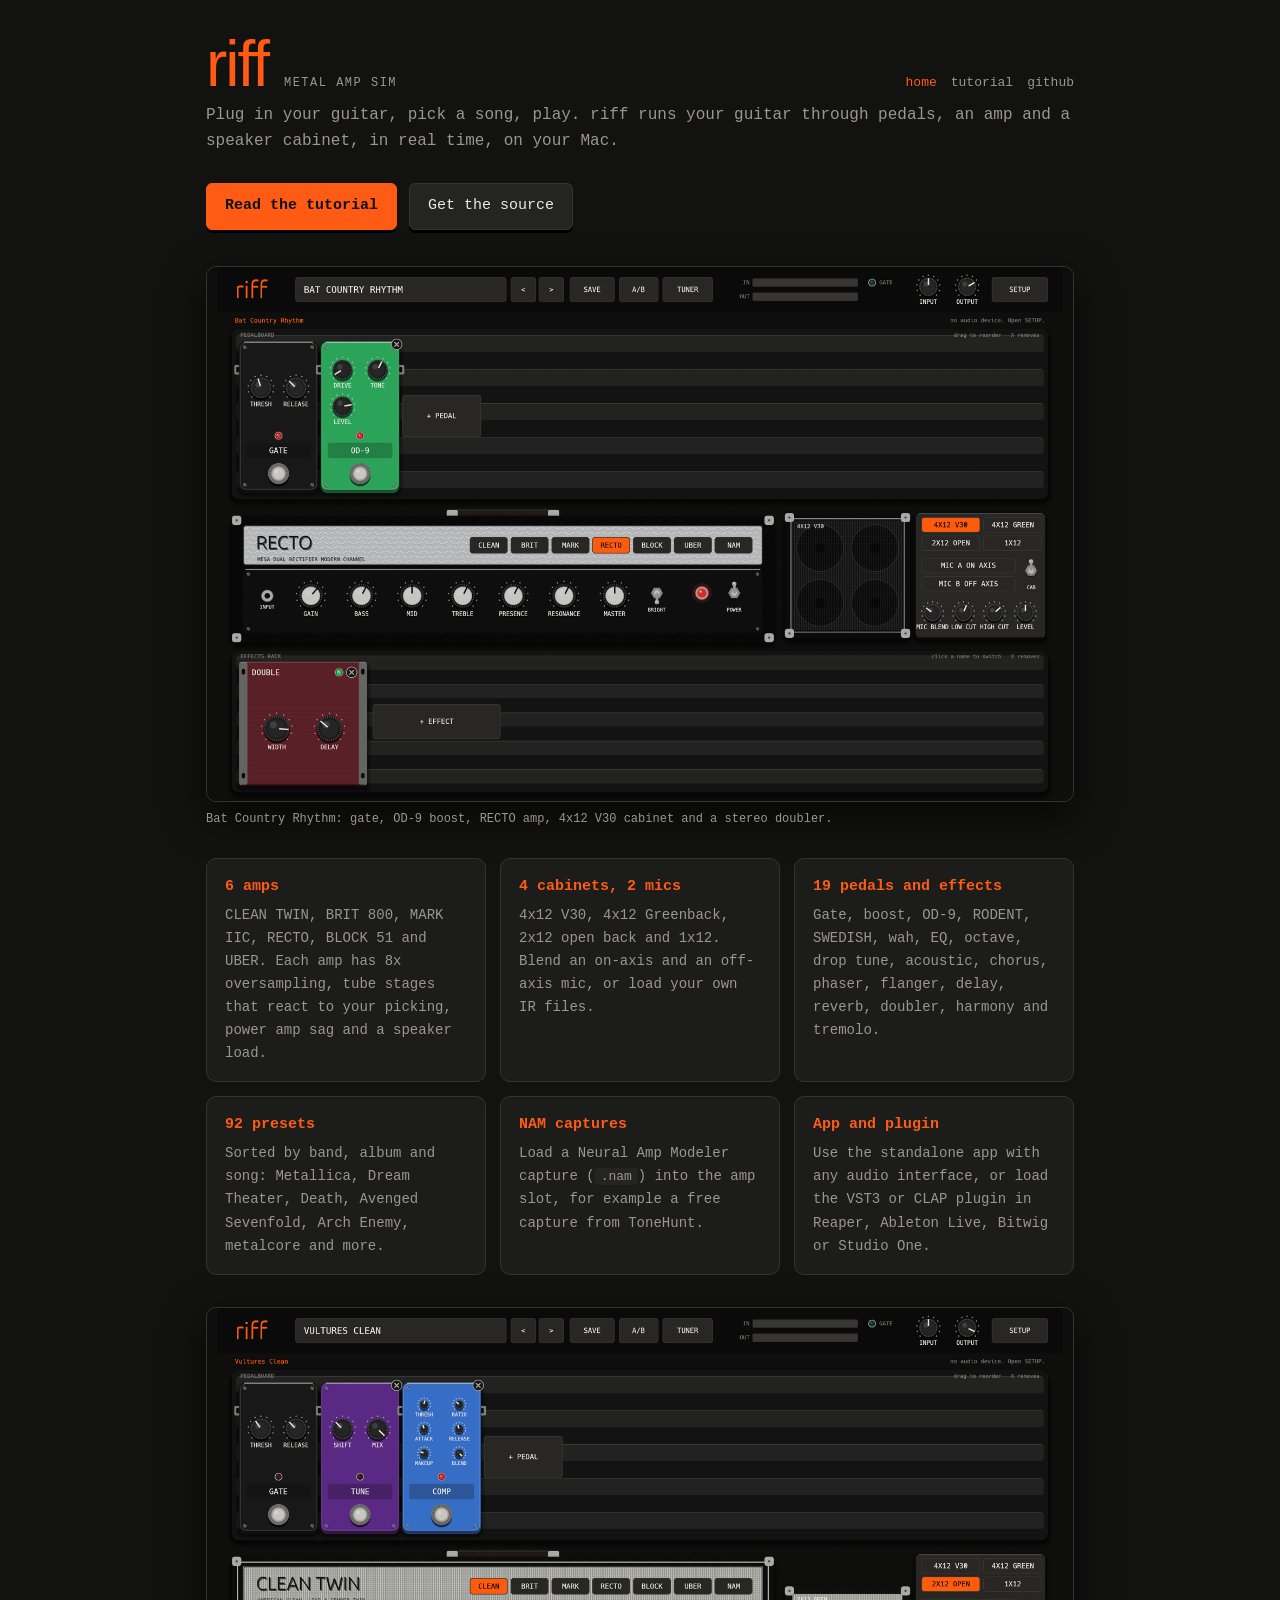
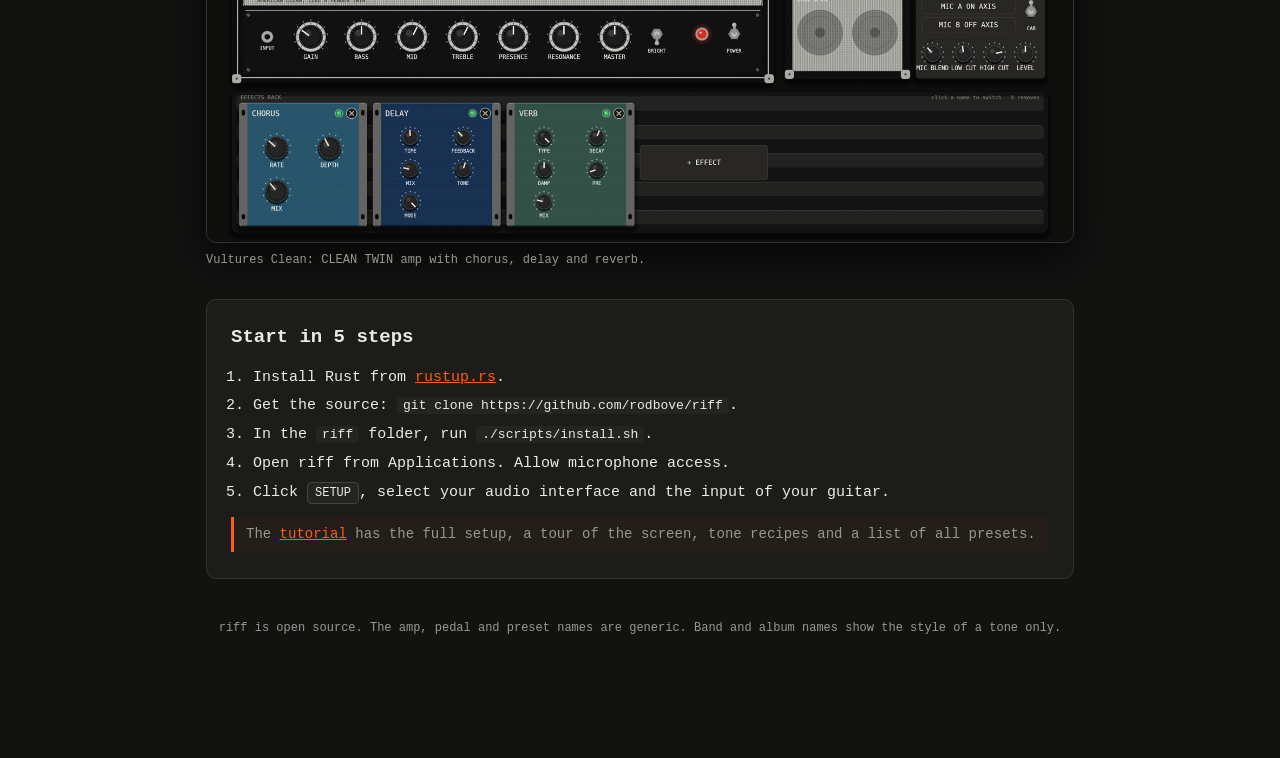
<file: docs/index.html>
<!doctype html>
<html lang="en">
<head>
<meta charset="utf-8">
<meta name="viewport" content="width=device-width, initial-scale=1">
<title>riff - metal amp sim</title>
<meta name="description" content="riff: a guitar amp, cabinet and pedal simulator for metal. Standalone app and VST3/CLAP plugin.">
<link rel="stylesheet" href="style.css">
</head>
<body>
<main>
  <div class="top">
    <h1 class="logo">riff</h1>
    <span>metal amp sim</span>
    <nav><a href="index.html" class="on">home</a> <a href="tutorial.html">tutorial</a> <a href="https://github.com/rodbove/riff">github</a></nav>
  </div>
  <p class="lead">Plug in your guitar, pick a song, play. riff runs your guitar through pedals, an amp and a speaker cabinet, in real time, on your Mac.</p>
  <div class="cta">
    <a class="btn primary" href="tutorial.html">Read the tutorial</a>
    <a class="btn" href="https://github.com/rodbove/riff">Get the source</a>
  </div>
  <figure>
    <img class="shot" src="img/bat-country-rhythm.png" alt="riff with the Bat Country Rhythm preset: gate and OD-9 pedals, RECTO amp, 4x12 V30 cabinet and a doubler">
    <figcaption>Bat Country Rhythm: gate, OD-9 boost, RECTO amp, 4x12 V30 cabinet and a stereo doubler.</figcaption>
  </figure>
  <div class="grid">
    <div class="card"><b>6 amps</b><p>CLEAN TWIN, BRIT 800, MARK IIC, RECTO, BLOCK 51 and UBER. Each amp has 8x oversampling, tube stages that react to your picking, power amp sag and a speaker load.</p></div>
    <div class="card"><b>4 cabinets, 2 mics</b><p>4x12 V30, 4x12 Greenback, 2x12 open back and 1x12. Blend an on-axis and an off-axis mic, or load your own IR files.</p></div>
    <div class="card"><b>19 pedals and effects</b><p>Gate, boost, OD-9, RODENT, SWEDISH, wah, EQ, octave, drop tune, acoustic, chorus, phaser, flanger, delay, reverb, doubler, harmony and tremolo.</p></div>
    <div class="card"><b>92 presets</b><p>Sorted by band, album and song: Metallica, Dream Theater, Death, Avenged Sevenfold, Arch Enemy, metalcore and more.</p></div>
    <div class="card"><b>NAM captures</b><p>Load a Neural Amp Modeler capture (<code>.nam</code>) into the amp slot, for example a free capture from ToneHunt.</p></div>
    <div class="card"><b>App and plugin</b><p>Use the standalone app with any audio interface, or load the VST3 or CLAP plugin in Reaper, Ableton Live, Bitwig or Studio One.</p></div>
  </div>
  <figure>
    <img class="shot" src="img/vultures-clean.png" alt="riff with the Vultures Clean preset on the CLEAN TWIN amp">
    <figcaption>Vultures Clean: CLEAN TWIN amp with chorus, delay and reverb.</figcaption>
  </figure>
  <section>
    <h2>Start in 5 steps</h2>
    <ol>
      <li>Install Rust from <a href="https://rustup.rs">rustup.rs</a>.</li>
      <li>Get the source: <code>git clone https://github.com/rodbove/riff</code>.</li>
      <li>In the <code>riff</code> folder, run <code>./scripts/install.sh</code>.</li>
      <li>Open riff from Applications. Allow microphone access.</li>
      <li>Click <span class="ui">SETUP</span>, select your audio interface and the input of your guitar.</li>
    </ol>
    <p class="tip">The <a href="tutorial.html">tutorial</a> has the full setup, a tour of the screen, tone recipes and a list of all presets.</p>
  </section>
  <footer>riff is open source. The amp, pedal and preset names are generic. Band and album names show the style of a tone only.</footer>
</main>
</body>
</html>
</file>
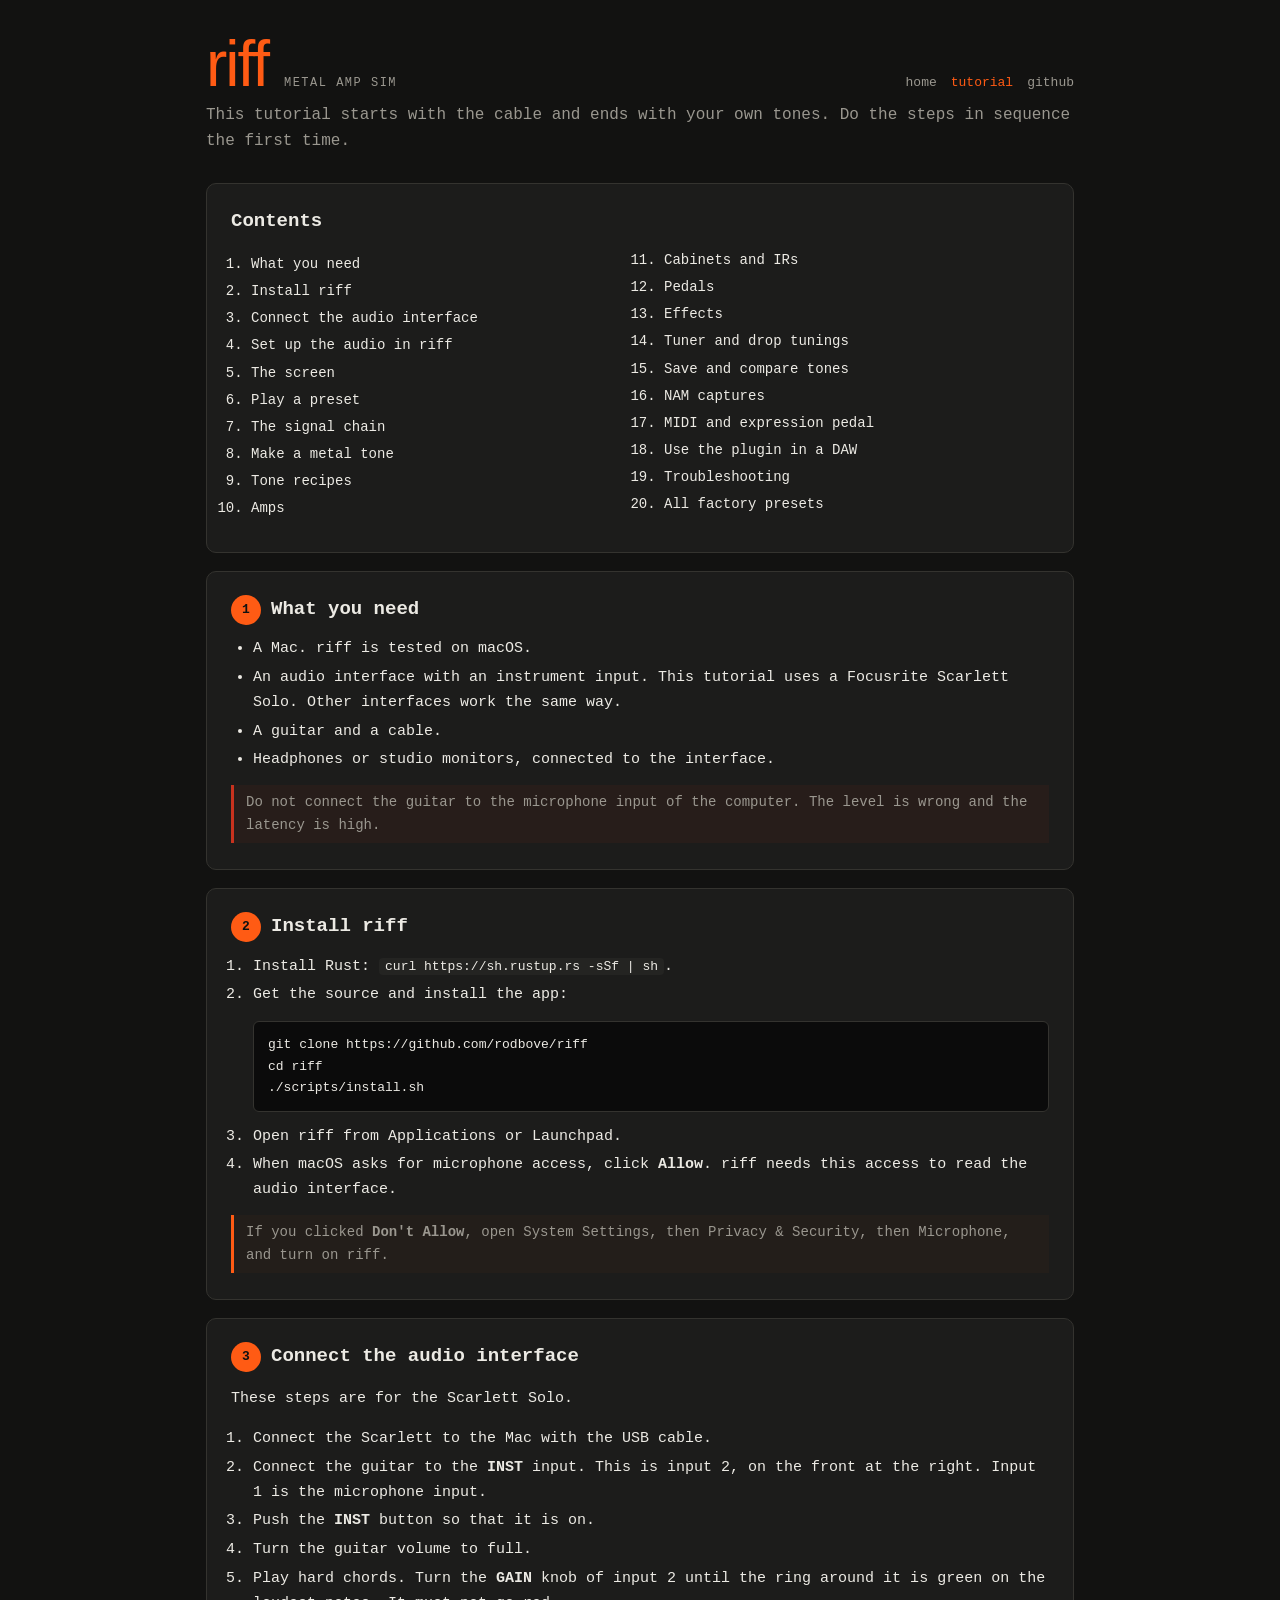
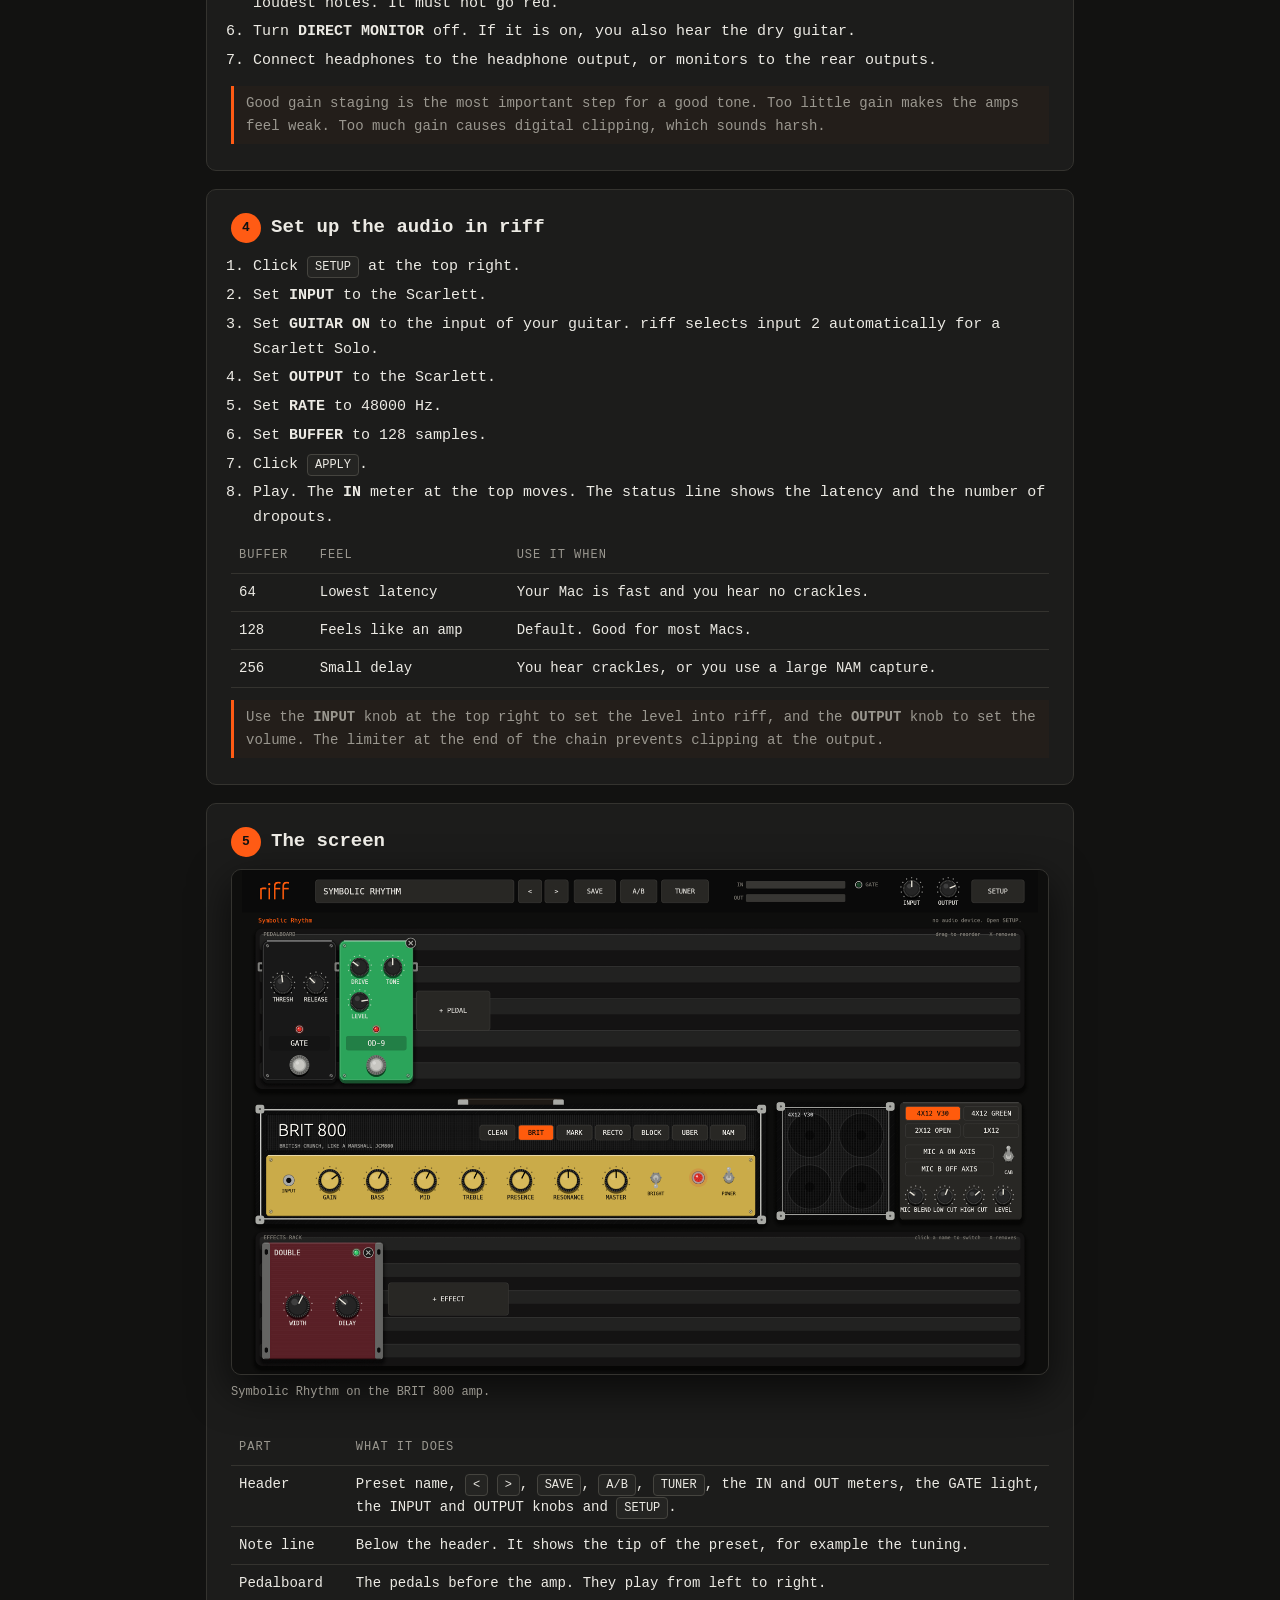
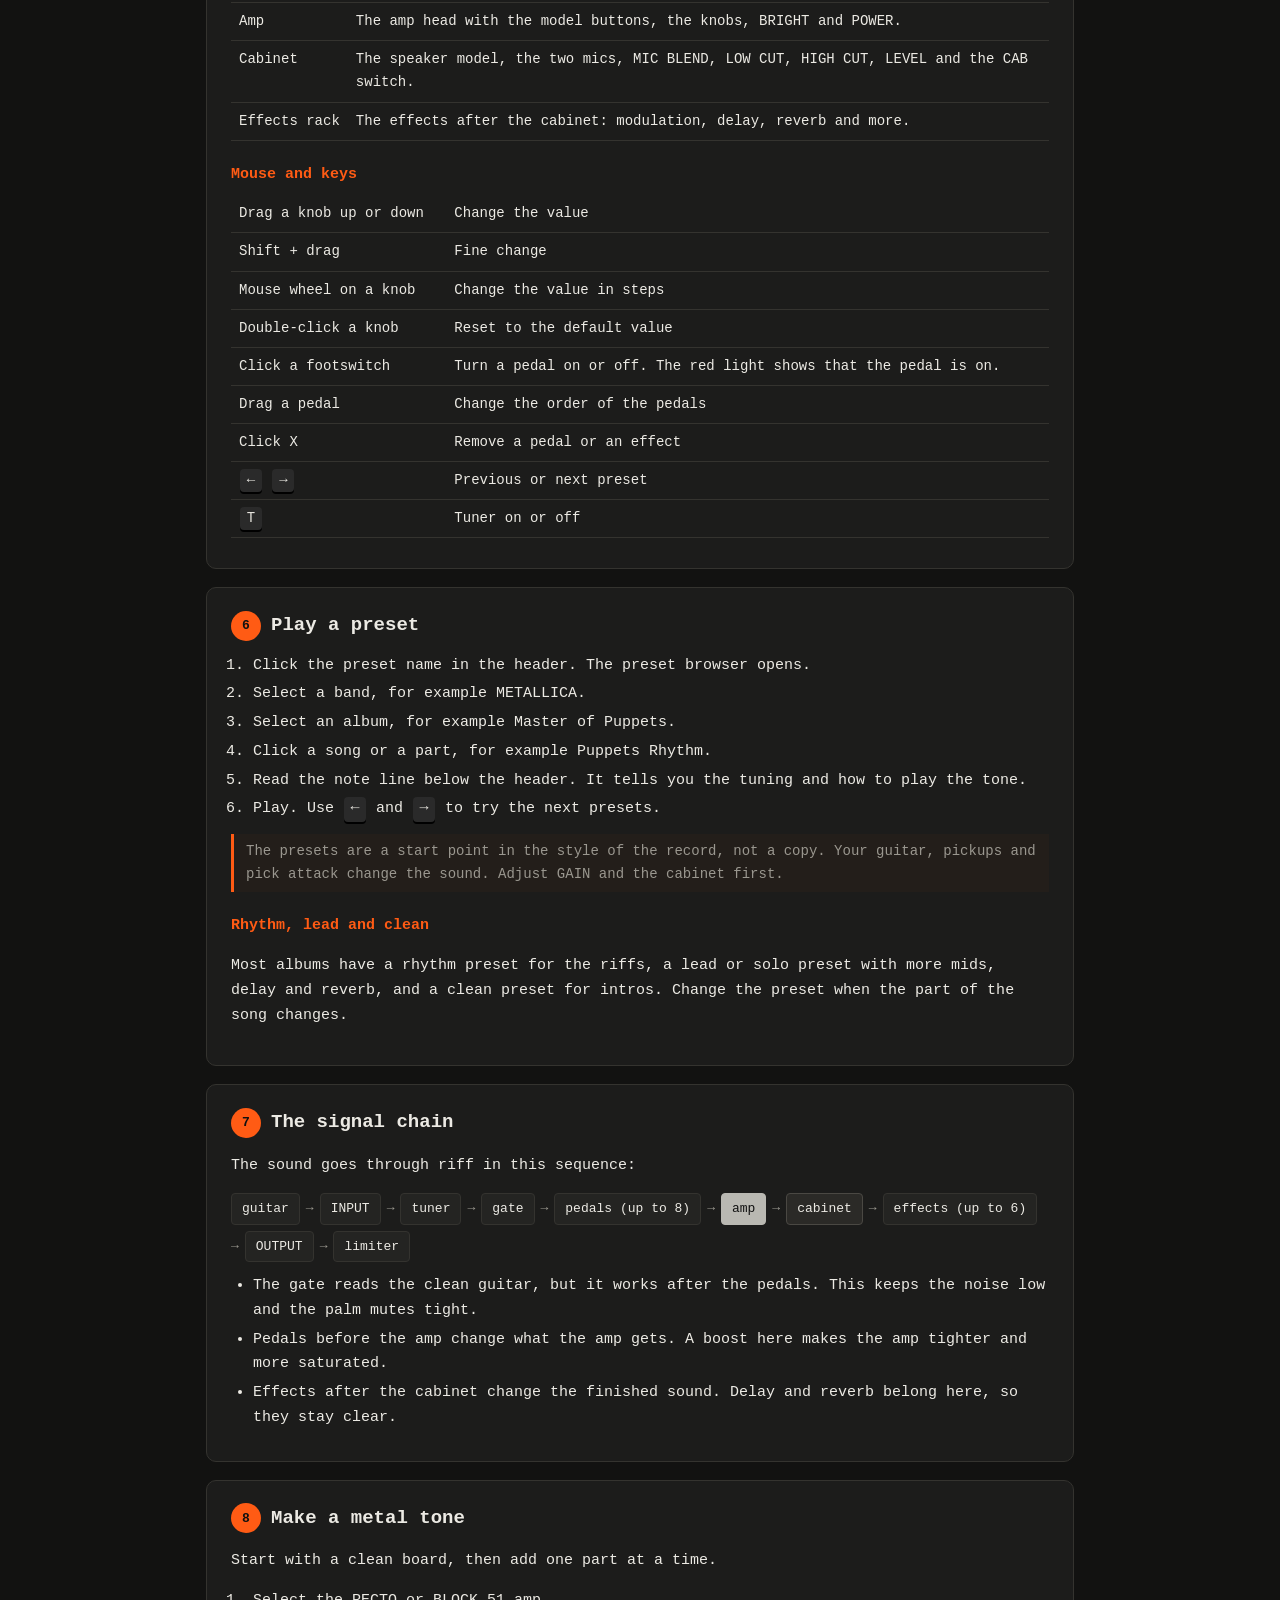
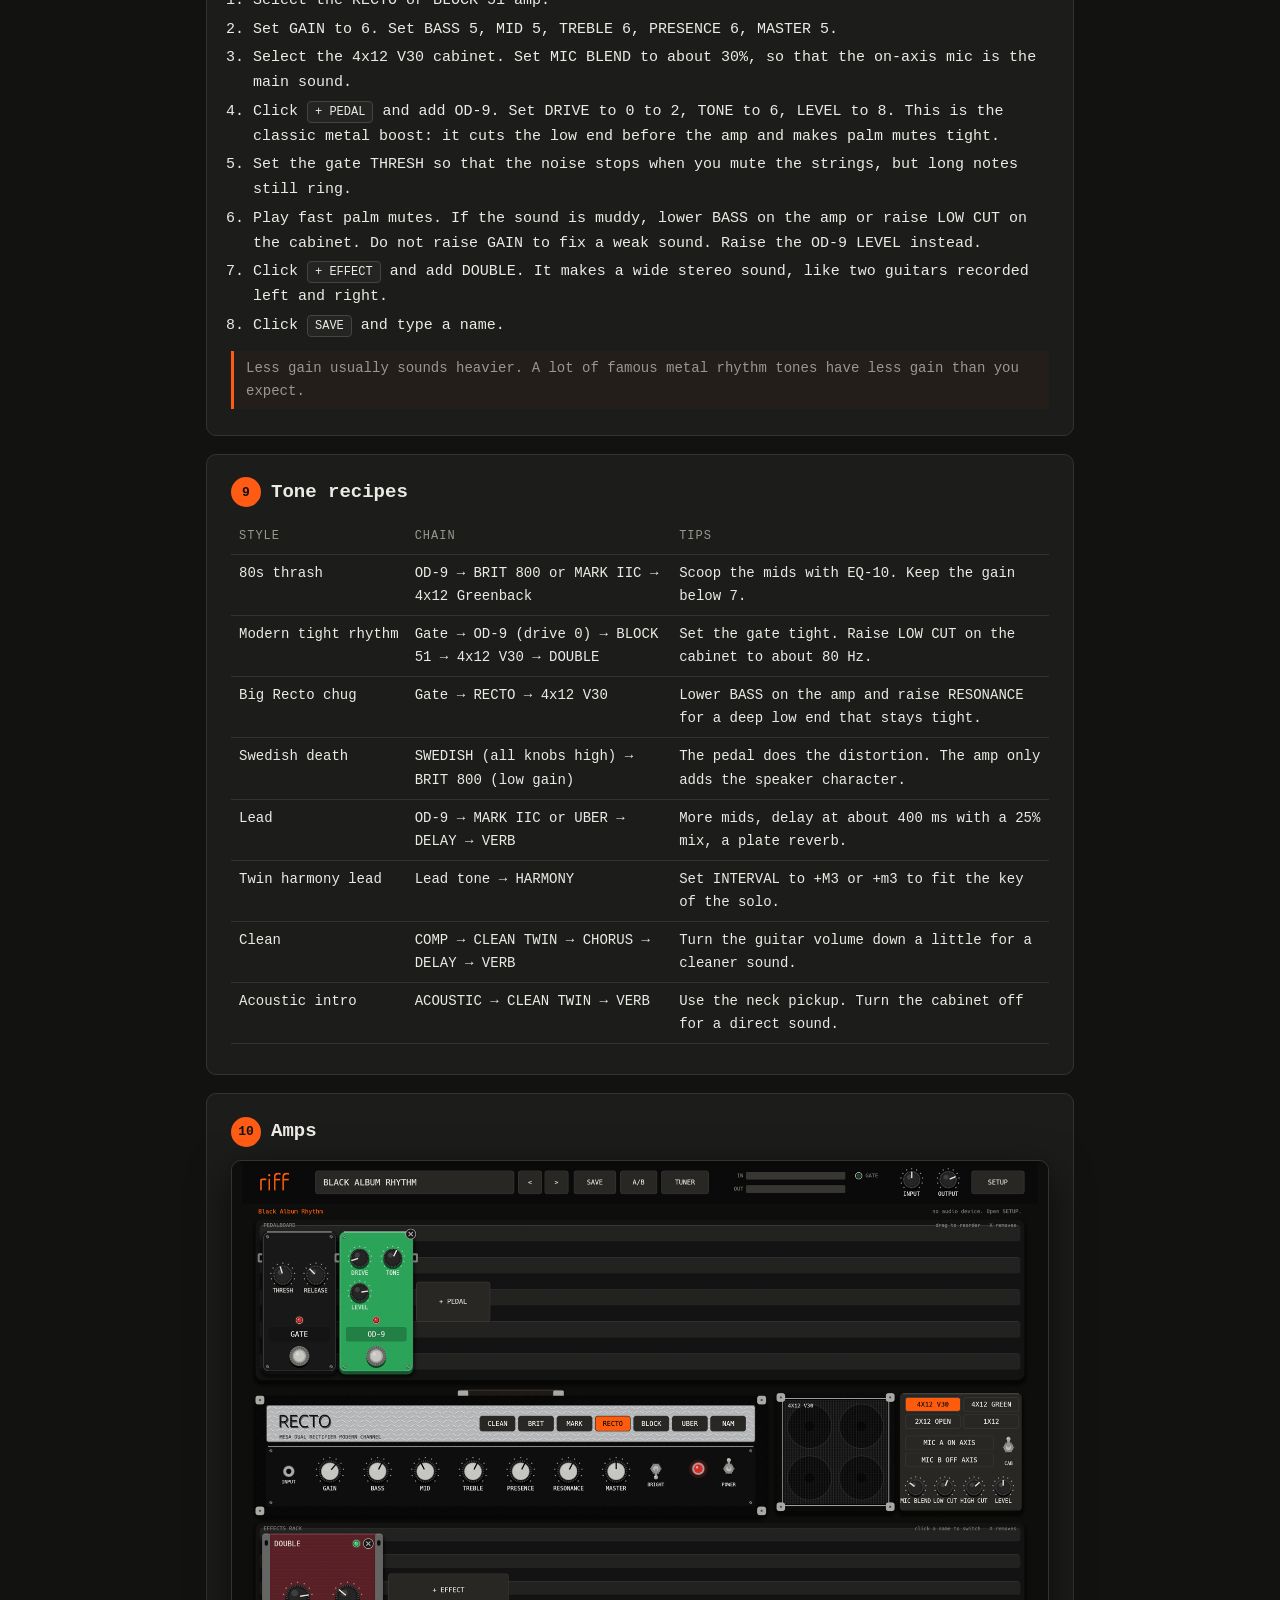
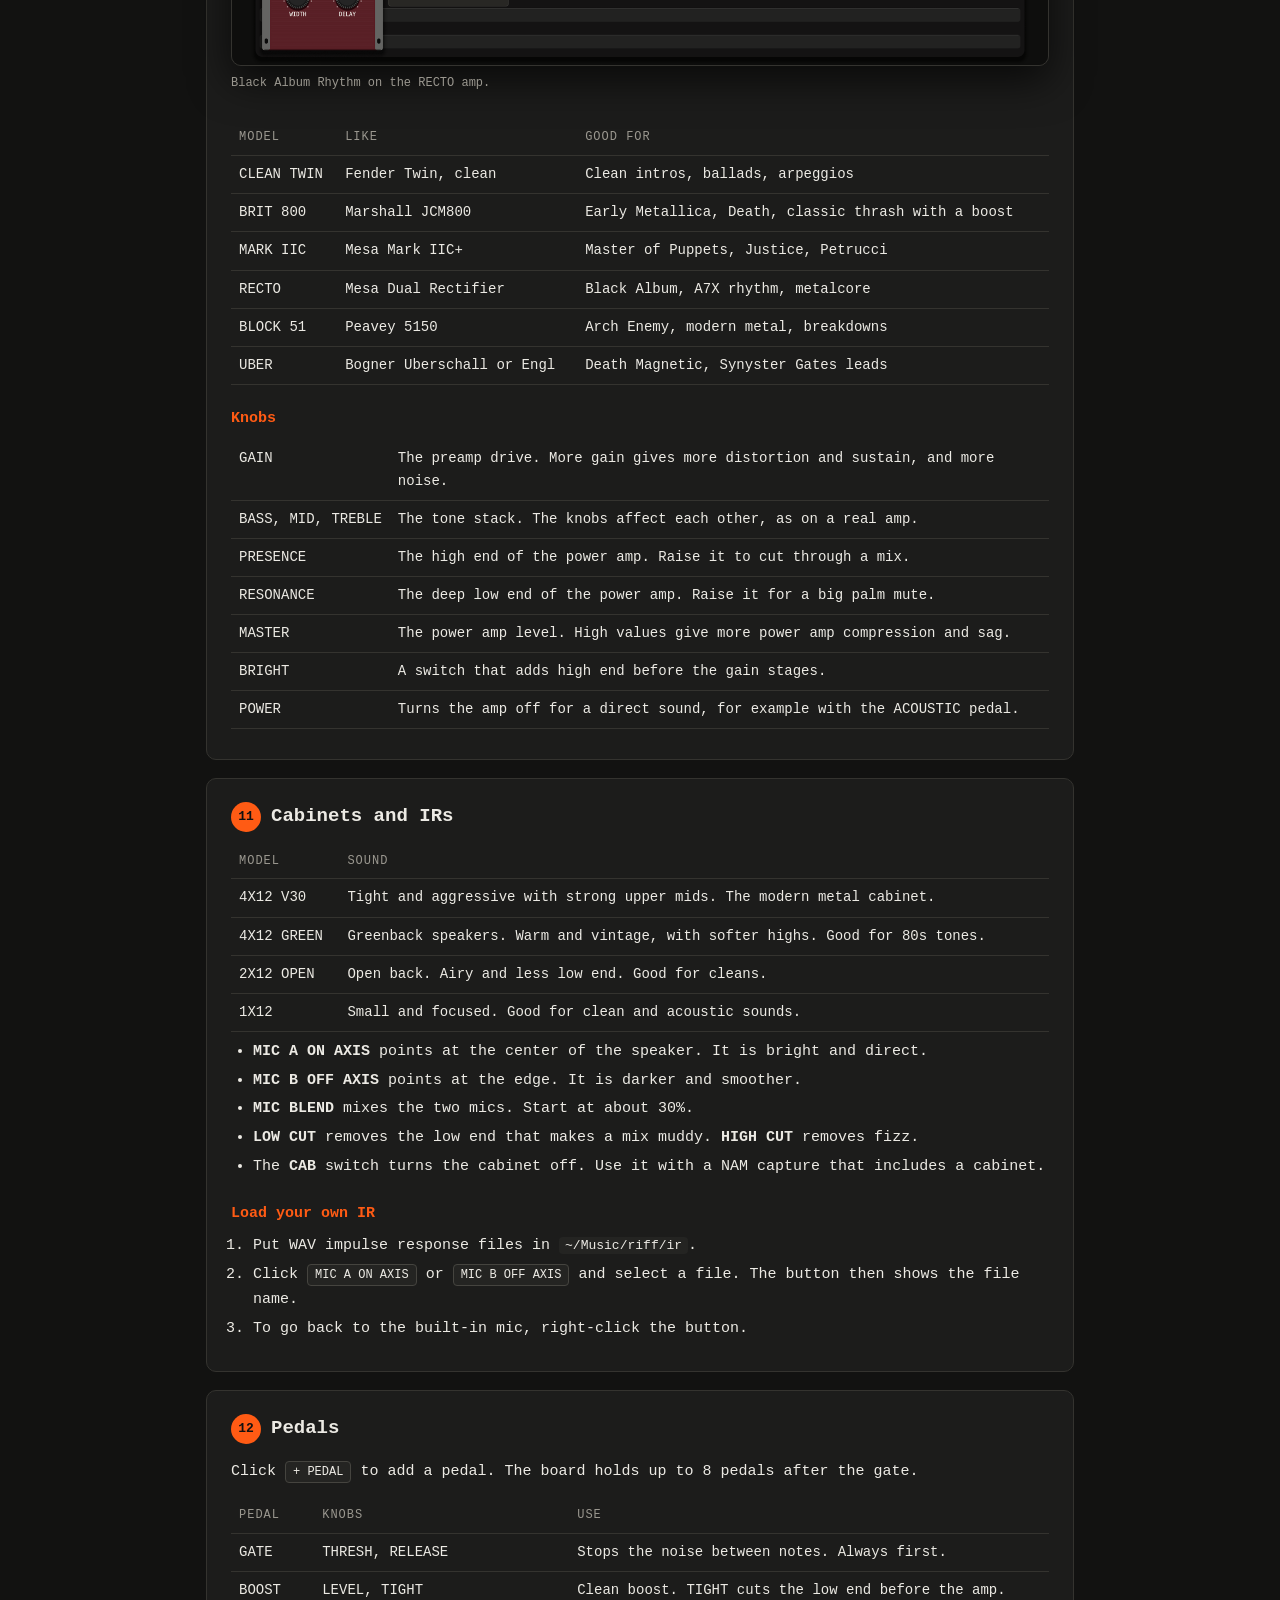
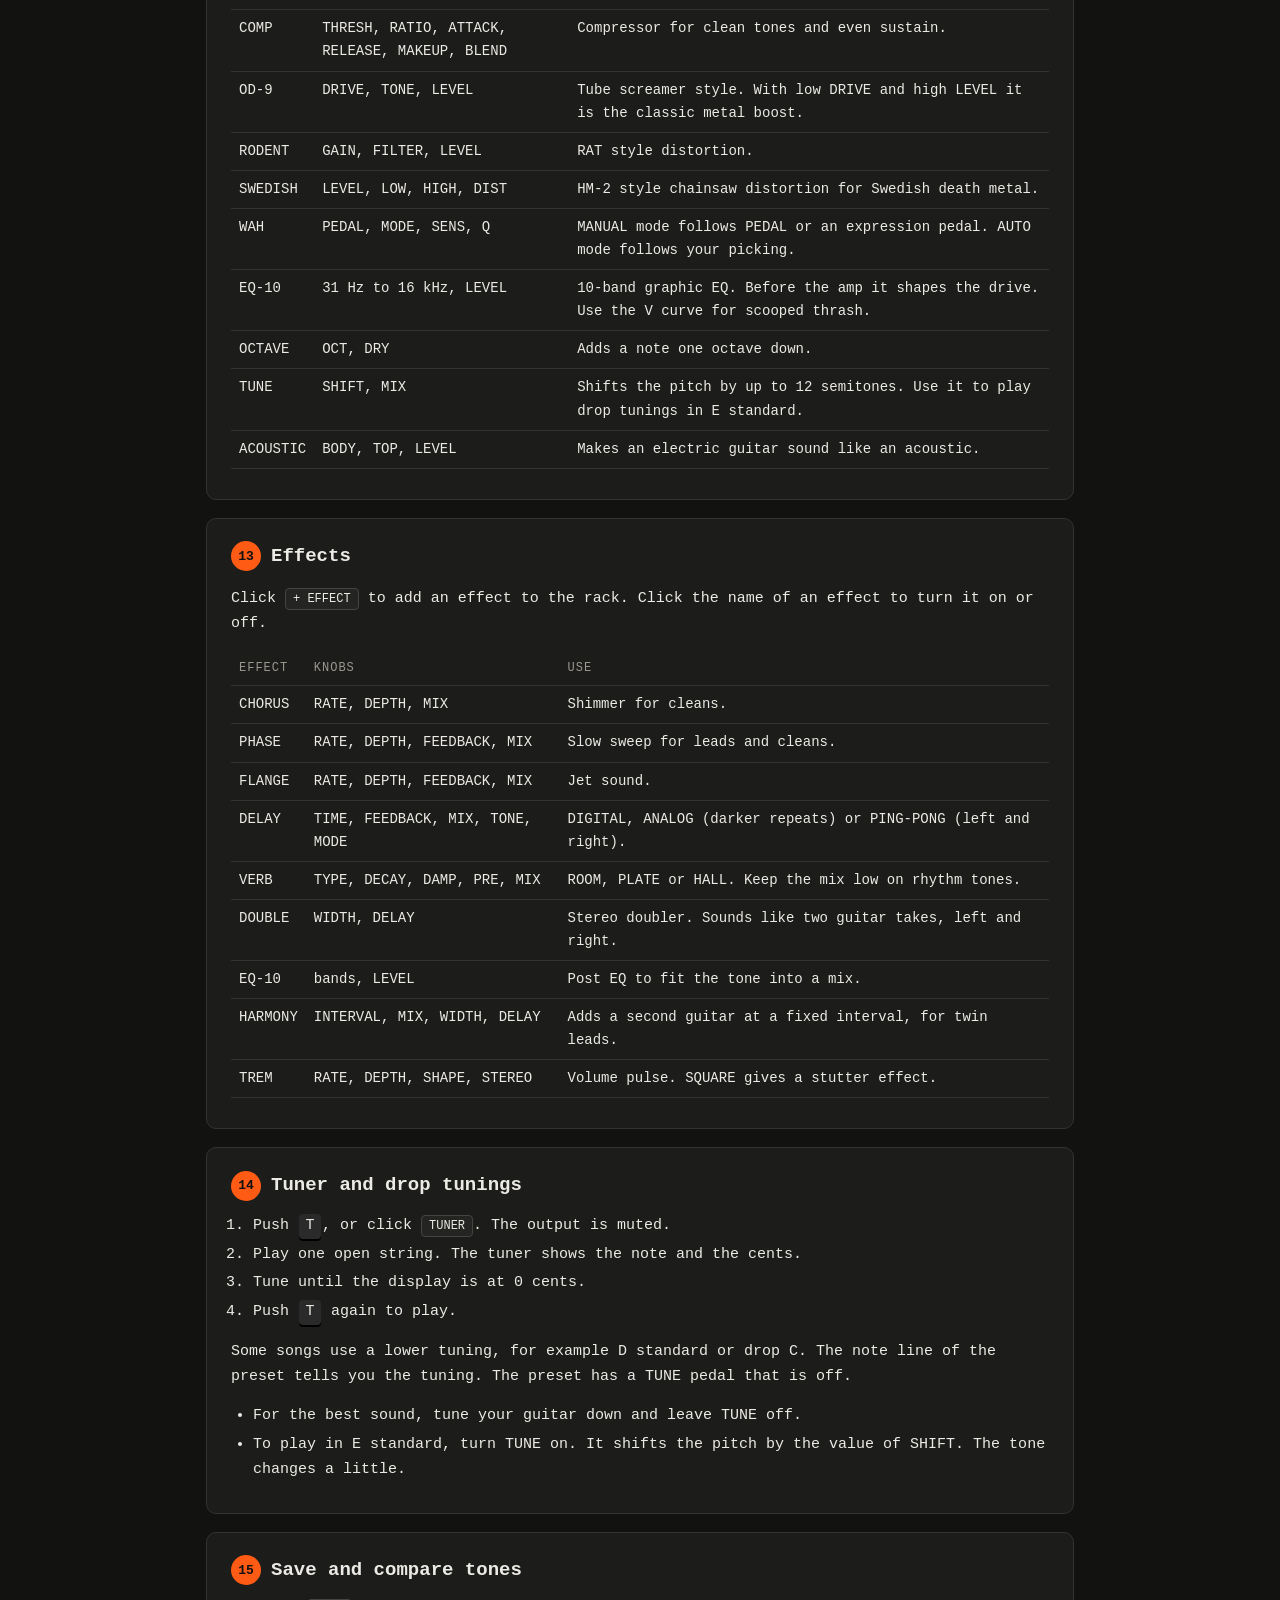
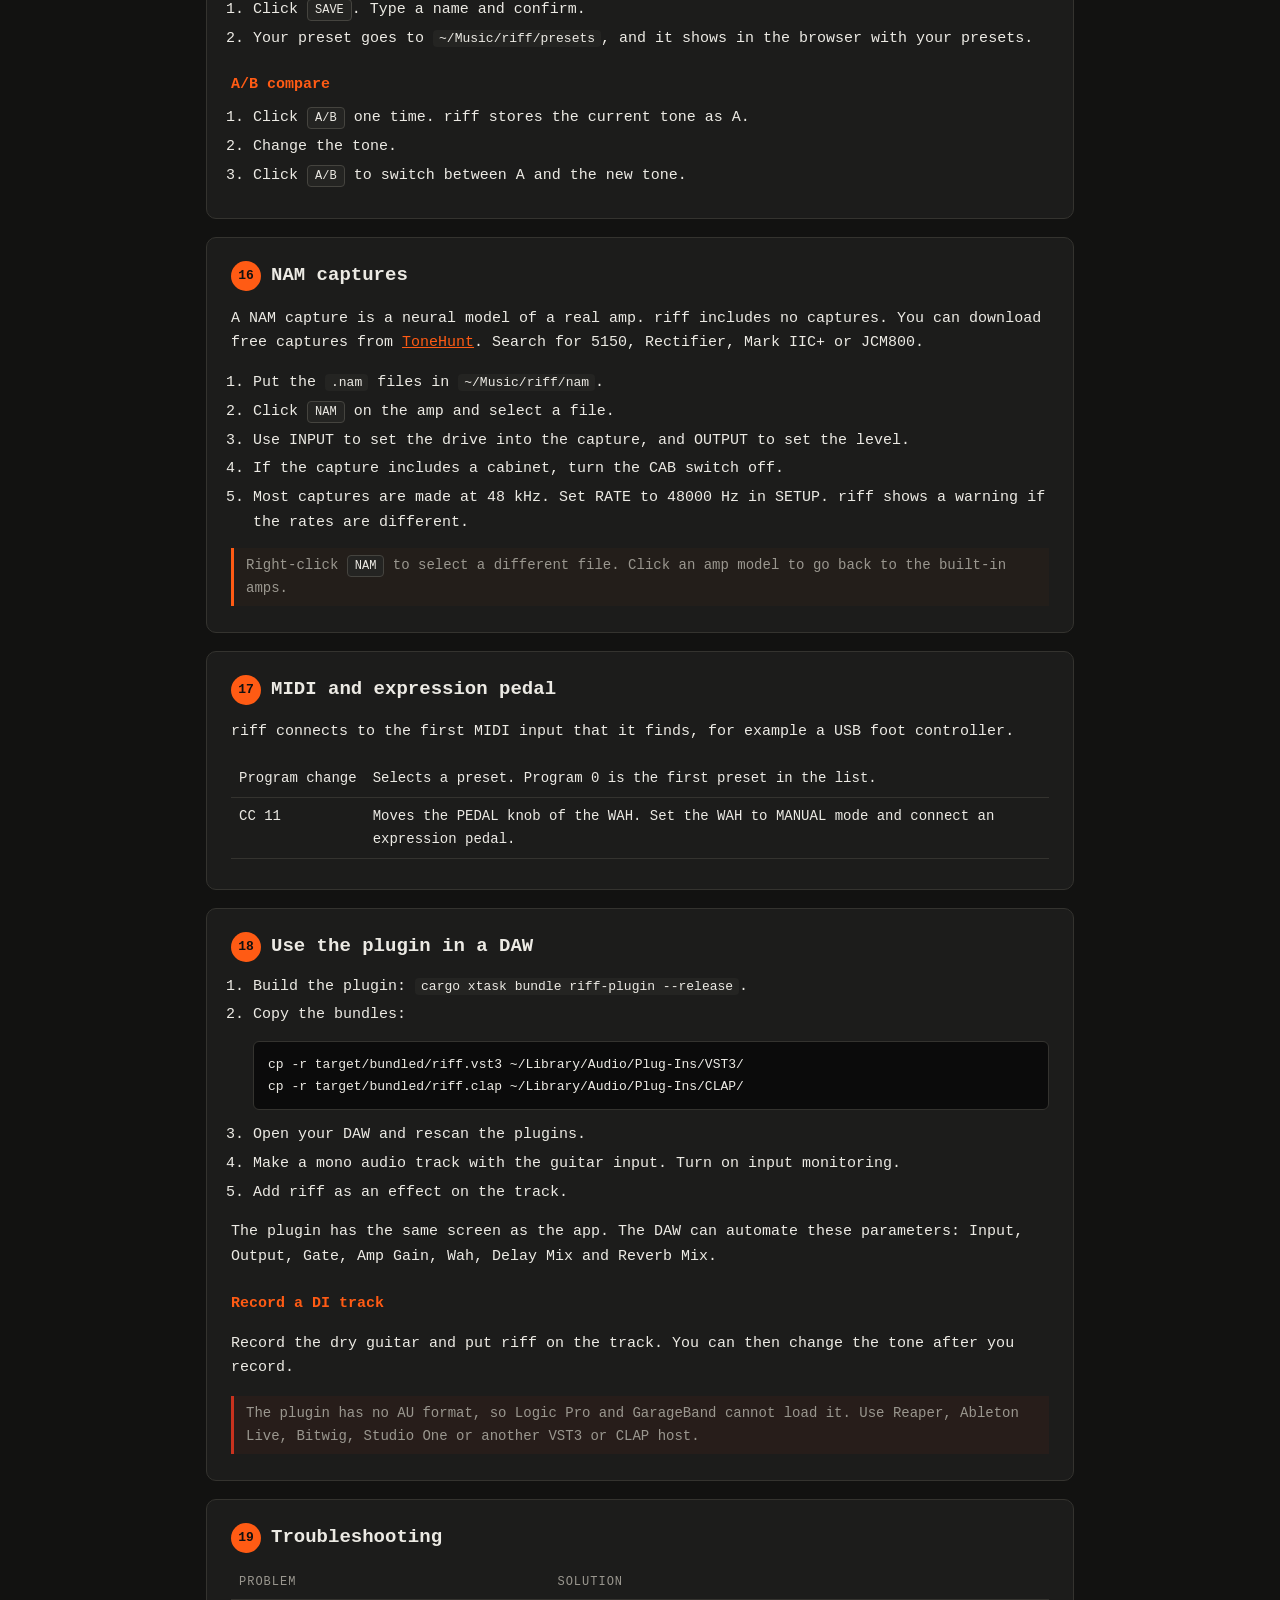
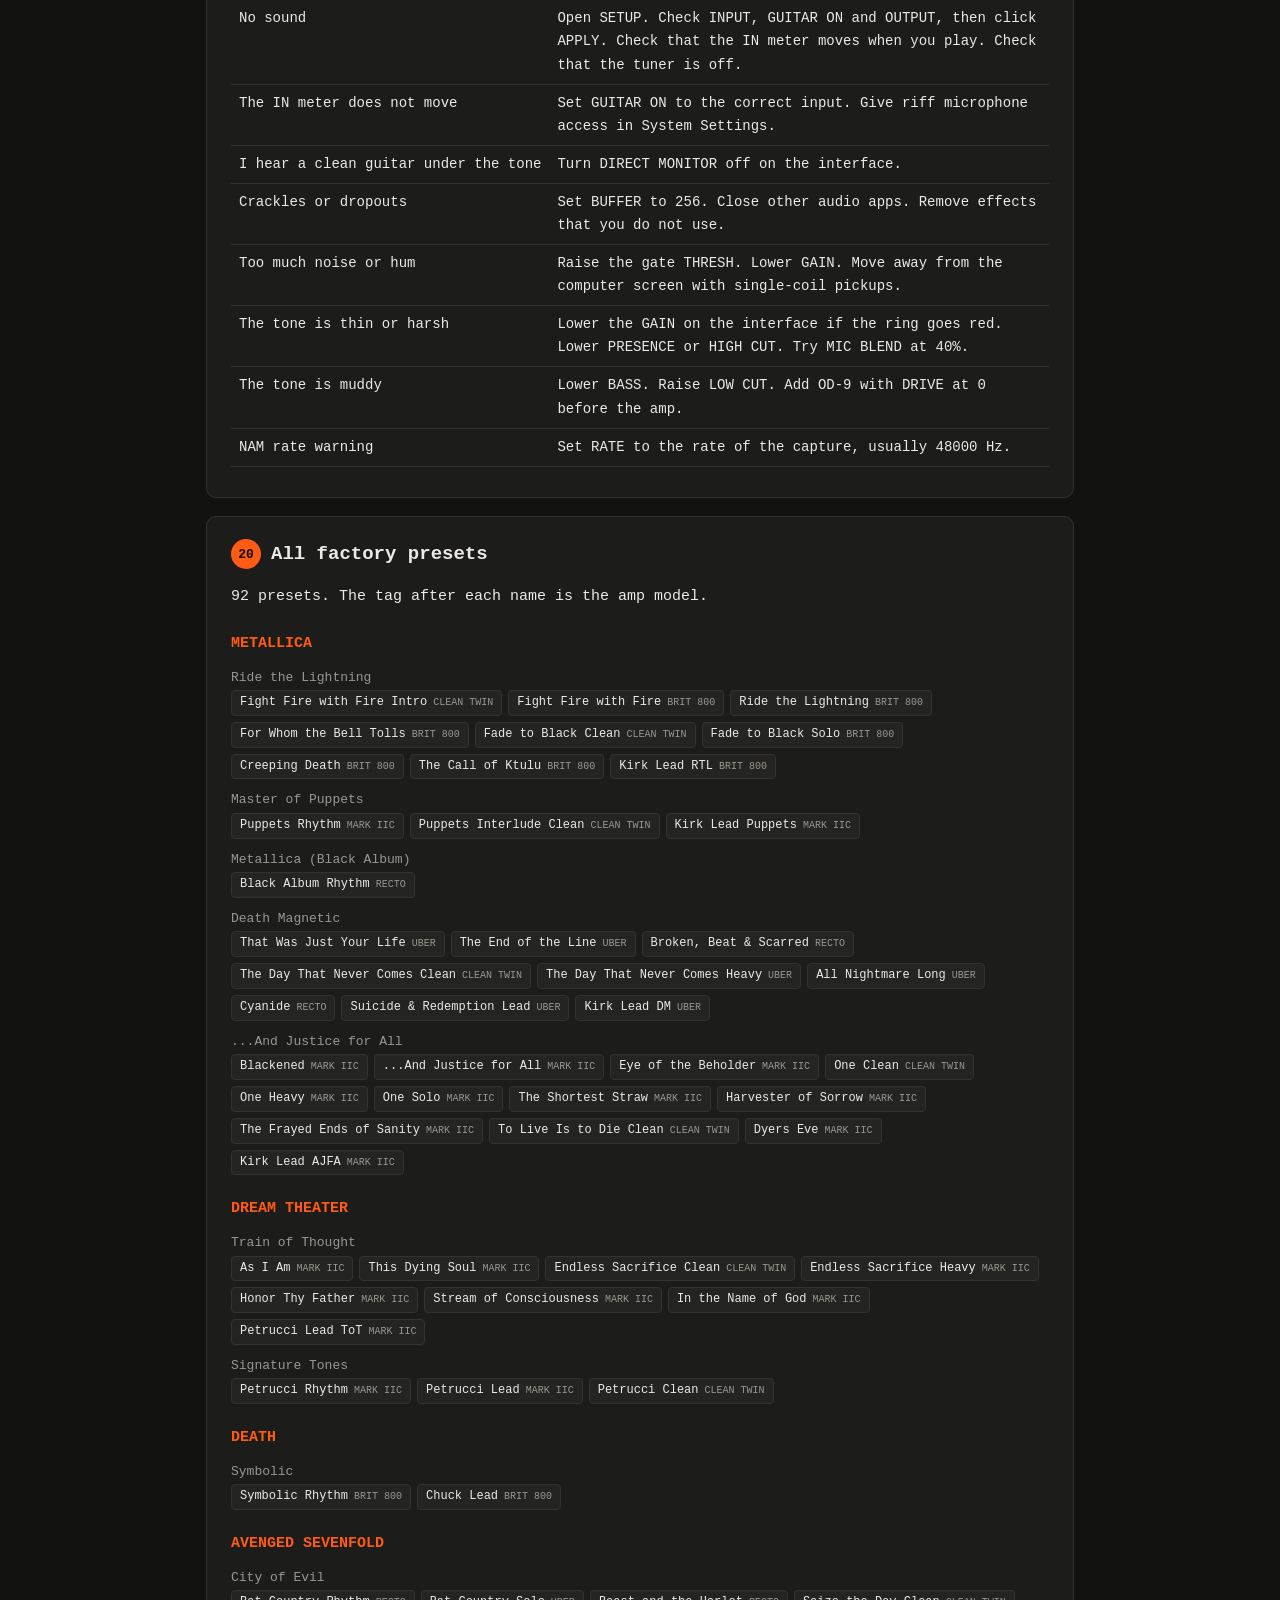
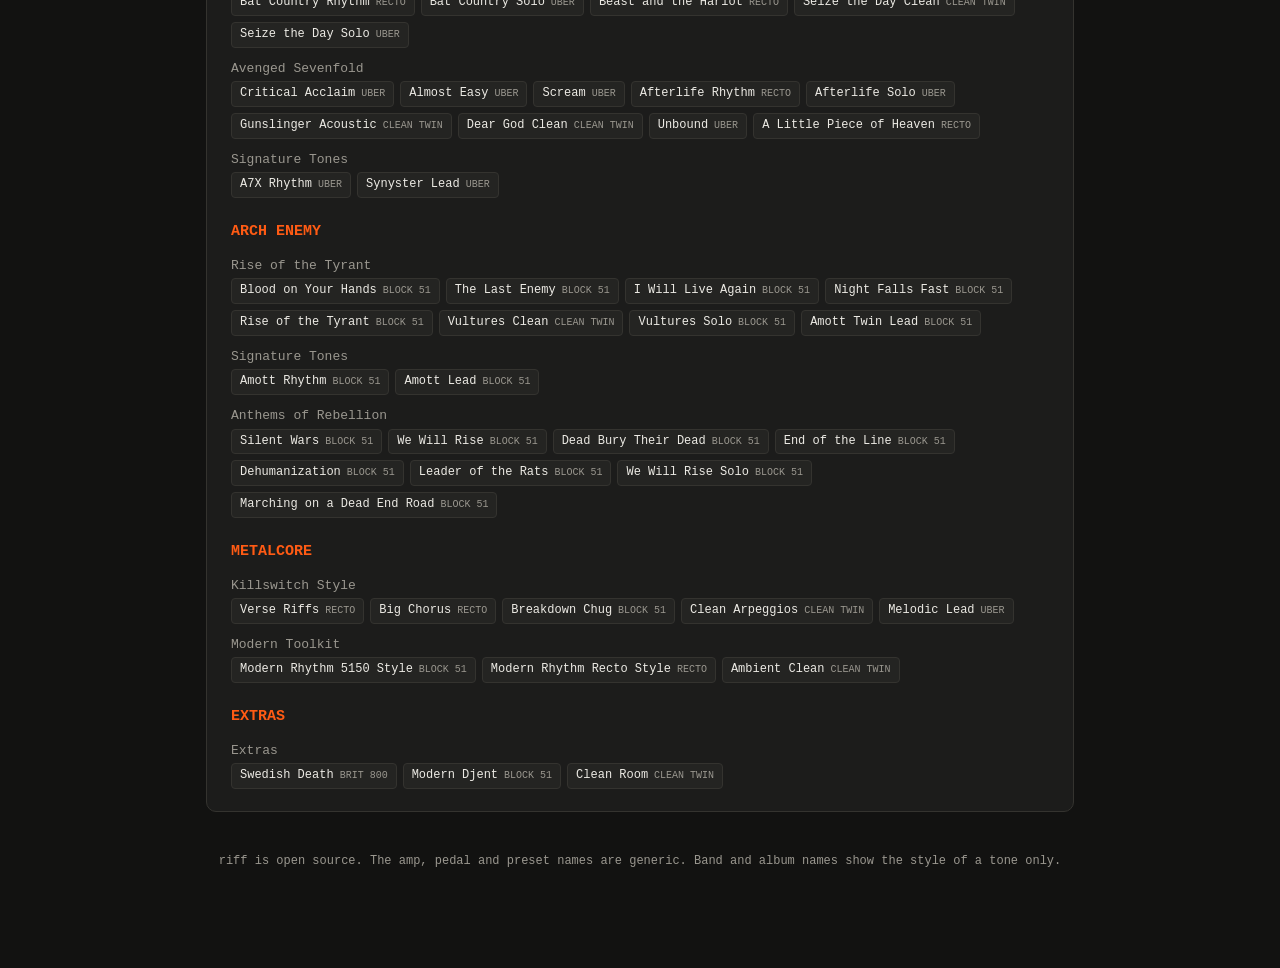
<file: docs/tutorial.html>
<!doctype html>
<html lang="en">
<head>
<meta charset="utf-8">
<meta name="viewport" content="width=device-width, initial-scale=1">
<title>riff tutorial</title>
<meta name="description" content="riff: a guitar amp, cabinet and pedal simulator for metal. Standalone app and VST3/CLAP plugin.">
<link rel="stylesheet" href="style.css">
</head>
<body>
<main>
  <div class="top">
    <h1 class="logo">riff</h1>
    <span>metal amp sim</span>
    <nav><a href="index.html">home</a> <a href="tutorial.html" class="on">tutorial</a> <a href="https://github.com/rodbove/riff">github</a></nav>
  </div>
  <p class="lead">This tutorial starts with the cable and ends with your own tones. Do the steps in sequence the first time.</p>

  <section>
    <h2>Contents</h2>
    <ol class="toc">
      <li><a href="#need">What you need</a></li>
      <li><a href="#install">Install riff</a></li>
      <li><a href="#interface">Connect the audio interface</a></li>
      <li><a href="#setup">Set up the audio in riff</a></li>
      <li><a href="#tour">The screen</a></li>
      <li><a href="#presets">Play a preset</a></li>
      <li><a href="#chain">The signal chain</a></li>
      <li><a href="#tone">Make a metal tone</a></li>
      <li><a href="#recipes">Tone recipes</a></li>
      <li><a href="#amps">Amps</a></li>
      <li><a href="#cabs">Cabinets and IRs</a></li>
      <li><a href="#pedals">Pedals</a></li>
      <li><a href="#effects">Effects</a></li>
      <li><a href="#tuning">Tuner and drop tunings</a></li>
      <li><a href="#save">Save and compare tones</a></li>
      <li><a href="#nam">NAM captures</a></li>
      <li><a href="#midi">MIDI and expression pedal</a></li>
      <li><a href="#plugin">Use the plugin in a DAW</a></li>
      <li><a href="#trouble">Troubleshooting</a></li>
      <li><a href="#list">All factory presets</a></li>
    </ol>
  </section>

  <section id="need">
    <h2><span class="n">1</span>What you need</h2>
    <ul>
      <li>A Mac. riff is tested on macOS.</li>
      <li>An audio interface with an instrument input. This tutorial uses a Focusrite Scarlett Solo. Other interfaces work the same way.</li>
      <li>A guitar and a cable.</li>
      <li>Headphones or studio monitors, connected to the interface.</li>
    </ul>
    <p class="tip warn">Do not connect the guitar to the microphone input of the computer. The level is wrong and the latency is high.</p>
  </section>

  <section id="install">
    <h2><span class="n">2</span>Install riff</h2>
    <ol>
      <li>Install Rust: <code>curl https://sh.rustup.rs -sSf | sh</code>.</li>
      <li>Get the source and install the app:
<pre><code>git clone https://github.com/rodbove/riff
cd riff
./scripts/install.sh</code></pre></li>
      <li>Open riff from Applications or Launchpad.</li>
      <li>When macOS asks for microphone access, click <b>Allow</b>. riff needs this access to read the audio interface.</li>
    </ol>
    <p class="tip">If you clicked <b>Don't Allow</b>, open System Settings, then Privacy &amp; Security, then Microphone, and turn on riff.</p>
  </section>

  <section id="interface">
    <h2><span class="n">3</span>Connect the audio interface</h2>
    <p>These steps are for the Scarlett Solo.</p>
    <ol>
      <li>Connect the Scarlett to the Mac with the USB cable.</li>
      <li>Connect the guitar to the <b>INST</b> input. This is input 2, on the front at the right. Input 1 is the microphone input.</li>
      <li>Push the <b>INST</b> button so that it is on.</li>
      <li>Turn the guitar volume to full.</li>
      <li>Play hard chords. Turn the <b>GAIN</b> knob of input 2 until the ring around it is green on the loudest notes. It must not go red.</li>
      <li>Turn <b>DIRECT MONITOR</b> off. If it is on, you also hear the dry guitar.</li>
      <li>Connect headphones to the headphone output, or monitors to the rear outputs.</li>
    </ol>
    <p class="tip">Good gain staging is the most important step for a good tone. Too little gain makes the amps feel weak. Too much gain causes digital clipping, which sounds harsh.</p>
  </section>

  <section id="setup">
    <h2><span class="n">4</span>Set up the audio in riff</h2>
    <ol>
      <li>Click <span class="ui">SETUP</span> at the top right.</li>
      <li>Set <b>INPUT</b> to the Scarlett.</li>
      <li>Set <b>GUITAR ON</b> to the input of your guitar. riff selects input 2 automatically for a Scarlett Solo.</li>
      <li>Set <b>OUTPUT</b> to the Scarlett.</li>
      <li>Set <b>RATE</b> to 48000 Hz.</li>
      <li>Set <b>BUFFER</b> to 128 samples.</li>
      <li>Click <span class="ui">APPLY</span>.</li>
      <li>Play. The <b>IN</b> meter at the top moves. The status line shows the latency and the number of dropouts.</li>
    </ol>
    <table>
      <tr><th>Buffer</th><th>Feel</th><th>Use it when</th></tr>
      <tr><td>64</td><td>Lowest latency</td><td>Your Mac is fast and you hear no crackles.</td></tr>
      <tr><td>128</td><td>Feels like an amp</td><td>Default. Good for most Macs.</td></tr>
      <tr><td>256</td><td>Small delay</td><td>You hear crackles, or you use a large NAM capture.</td></tr>
    </table>
    <p class="tip">Use the <b>INPUT</b> knob at the top right to set the level into riff, and the <b>OUTPUT</b> knob to set the volume. The limiter at the end of the chain prevents clipping at the output.</p>
  </section>

  <section id="tour">
    <h2><span class="n">5</span>The screen</h2>
    <figure>
      <img class="shot" src="img/symbolic-rhythm.png" alt="The riff screen with the Symbolic Rhythm preset">
      <figcaption>Symbolic Rhythm on the BRIT 800 amp.</figcaption>
    </figure>
    <table>
      <tr><th>Part</th><th>What it does</th></tr>
      <tr><td>Header</td><td>Preset name, <span class="ui">&lt;</span> <span class="ui">&gt;</span>, <span class="ui">SAVE</span>, <span class="ui">A/B</span>, <span class="ui">TUNER</span>, the IN and OUT meters, the GATE light, the INPUT and OUTPUT knobs and <span class="ui">SETUP</span>.</td></tr>
      <tr><td>Note line</td><td>Below the header. It shows the tip of the preset, for example the tuning.</td></tr>
      <tr><td>Pedalboard</td><td>The pedals before the amp. They play from left to right.</td></tr>
      <tr><td>Amp</td><td>The amp head with the model buttons, the knobs, BRIGHT and POWER.</td></tr>
      <tr><td>Cabinet</td><td>The speaker model, the two mics, MIC BLEND, LOW CUT, HIGH CUT, LEVEL and the CAB switch.</td></tr>
      <tr><td>Effects rack</td><td>The effects after the cabinet: modulation, delay, reverb and more.</td></tr>
    </table>
    <h3>Mouse and keys</h3>
    <table>
      <tr><td>Drag a knob up or down</td><td>Change the value</td></tr>
      <tr><td>Shift + drag</td><td>Fine change</td></tr>
      <tr><td>Mouse wheel on a knob</td><td>Change the value in steps</td></tr>
      <tr><td>Double-click a knob</td><td>Reset to the default value</td></tr>
      <tr><td>Click a footswitch</td><td>Turn a pedal on or off. The red light shows that the pedal is on.</td></tr>
      <tr><td>Drag a pedal</td><td>Change the order of the pedals</td></tr>
      <tr><td>Click X</td><td>Remove a pedal or an effect</td></tr>
      <tr><td><kbd>&larr;</kbd> <kbd>&rarr;</kbd></td><td>Previous or next preset</td></tr>
      <tr><td><kbd>T</kbd></td><td>Tuner on or off</td></tr>
    </table>
  </section>

  <section id="presets">
    <h2><span class="n">6</span>Play a preset</h2>
    <ol>
      <li>Click the preset name in the header. The preset browser opens.</li>
      <li>Select a band, for example METALLICA.</li>
      <li>Select an album, for example Master of Puppets.</li>
      <li>Click a song or a part, for example Puppets Rhythm.</li>
      <li>Read the note line below the header. It tells you the tuning and how to play the tone.</li>
      <li>Play. Use <kbd>&larr;</kbd> and <kbd>&rarr;</kbd> to try the next presets.</li>
    </ol>
    <p class="tip">The presets are a start point in the style of the record, not a copy. Your guitar, pickups and pick attack change the sound. Adjust GAIN and the cabinet first.</p>
    <h3>Rhythm, lead and clean</h3>
    <p>Most albums have a rhythm preset for the riffs, a lead or solo preset with more mids, delay and reverb, and a clean preset for intros. Change the preset when the part of the song changes.</p>
  </section>

  <section id="chain">
    <h2><span class="n">7</span>The signal chain</h2>
    <p>The sound goes through riff in this sequence:</p>
    <div class="chain">
      <span>guitar</span><i>&rarr;</i><span>INPUT</span><i>&rarr;</i><span>tuner</span><i>&rarr;</i><span>gate</span><i>&rarr;</i><span>pedals (up to 8)</span><i>&rarr;</i><span class="amp">amp</span><i>&rarr;</i><span class="cab">cabinet</span><i>&rarr;</i><span>effects (up to 6)</span><i>&rarr;</i><span>OUTPUT</span><i>&rarr;</i><span>limiter</span>
    </div>
    <ul>
      <li>The gate reads the clean guitar, but it works after the pedals. This keeps the noise low and the palm mutes tight.</li>
      <li>Pedals before the amp change what the amp gets. A boost here makes the amp tighter and more saturated.</li>
      <li>Effects after the cabinet change the finished sound. Delay and reverb belong here, so they stay clear.</li>
    </ul>
  </section>

  <section id="tone">
    <h2><span class="n">8</span>Make a metal tone</h2>
    <p>Start with a clean board, then add one part at a time.</p>
    <ol>
      <li>Select the RECTO or BLOCK 51 amp.</li>
      <li>Set GAIN to 6. Set BASS 5, MID 5, TREBLE 6, PRESENCE 6, MASTER 5.</li>
      <li>Select the 4x12 V30 cabinet. Set MIC BLEND to about 30%, so that the on-axis mic is the main sound.</li>
      <li>Click <span class="ui">+ PEDAL</span> and add OD-9. Set DRIVE to 0 to 2, TONE to 6, LEVEL to 8. This is the classic metal boost: it cuts the low end before the amp and makes palm mutes tight.</li>
      <li>Set the gate THRESH so that the noise stops when you mute the strings, but long notes still ring.</li>
      <li>Play fast palm mutes. If the sound is muddy, lower BASS on the amp or raise LOW CUT on the cabinet. Do not raise GAIN to fix a weak sound. Raise the OD-9 LEVEL instead.</li>
      <li>Click <span class="ui">+ EFFECT</span> and add DOUBLE. It makes a wide stereo sound, like two guitars recorded left and right.</li>
      <li>Click <span class="ui">SAVE</span> and type a name.</li>
    </ol>
    <p class="tip">Less gain usually sounds heavier. A lot of famous metal rhythm tones have less gain than you expect.</p>
  </section>

  <section id="recipes">
    <h2><span class="n">9</span>Tone recipes</h2>
    <table>
      <tr><th>Style</th><th>Chain</th><th>Tips</th></tr>
      <tr><td>80s thrash</td><td>OD-9 &rarr; BRIT 800 or MARK IIC &rarr; 4x12 Greenback</td><td>Scoop the mids with EQ-10. Keep the gain below 7.</td></tr>
      <tr><td>Modern tight rhythm</td><td>Gate &rarr; OD-9 (drive 0) &rarr; BLOCK 51 &rarr; 4x12 V30 &rarr; DOUBLE</td><td>Set the gate tight. Raise LOW CUT on the cabinet to about 80 Hz.</td></tr>
      <tr><td>Big Recto chug</td><td>Gate &rarr; RECTO &rarr; 4x12 V30</td><td>Lower BASS on the amp and raise RESONANCE for a deep low end that stays tight.</td></tr>
      <tr><td>Swedish death</td><td>SWEDISH (all knobs high) &rarr; BRIT 800 (low gain)</td><td>The pedal does the distortion. The amp only adds the speaker character.</td></tr>
      <tr><td>Lead</td><td>OD-9 &rarr; MARK IIC or UBER &rarr; DELAY &rarr; VERB</td><td>More mids, delay at about 400 ms with a 25% mix, a plate reverb.</td></tr>
      <tr><td>Twin harmony lead</td><td>Lead tone &rarr; HARMONY</td><td>Set INTERVAL to +M3 or +m3 to fit the key of the solo.</td></tr>
      <tr><td>Clean</td><td>COMP &rarr; CLEAN TWIN &rarr; CHORUS &rarr; DELAY &rarr; VERB</td><td>Turn the guitar volume down a little for a cleaner sound.</td></tr>
      <tr><td>Acoustic intro</td><td>ACOUSTIC &rarr; CLEAN TWIN &rarr; VERB</td><td>Use the neck pickup. Turn the cabinet off for a direct sound.</td></tr>
    </table>
  </section>

  <section id="amps">
    <h2><span class="n">10</span>Amps</h2>
    <figure>
      <img class="shot" src="img/black-album-rhythm.png" alt="The RECTO amp with the Black Album Rhythm preset">
      <figcaption>Black Album Rhythm on the RECTO amp.</figcaption>
    </figure>
    <table>
      <tr><th>Model</th><th>Like</th><th>Good for</th></tr>
      <tr><td>CLEAN TWIN</td><td>Fender Twin, clean</td><td>Clean intros, ballads, arpeggios</td></tr>
      <tr><td>BRIT 800</td><td>Marshall JCM800</td><td>Early Metallica, Death, classic thrash with a boost</td></tr>
      <tr><td>MARK IIC</td><td>Mesa Mark IIC+</td><td>Master of Puppets, Justice, Petrucci</td></tr>
      <tr><td>RECTO</td><td>Mesa Dual Rectifier</td><td>Black Album, A7X rhythm, metalcore</td></tr>
      <tr><td>BLOCK 51</td><td>Peavey 5150</td><td>Arch Enemy, modern metal, breakdowns</td></tr>
      <tr><td>UBER</td><td>Bogner Uberschall or Engl</td><td>Death Magnetic, Synyster Gates leads</td></tr>
    </table>
    <h3>Knobs</h3>
    <table>
      <tr><td>GAIN</td><td>The preamp drive. More gain gives more distortion and sustain, and more noise.</td></tr>
      <tr><td>BASS, MID, TREBLE</td><td>The tone stack. The knobs affect each other, as on a real amp.</td></tr>
      <tr><td>PRESENCE</td><td>The high end of the power amp. Raise it to cut through a mix.</td></tr>
      <tr><td>RESONANCE</td><td>The deep low end of the power amp. Raise it for a big palm mute.</td></tr>
      <tr><td>MASTER</td><td>The power amp level. High values give more power amp compression and sag.</td></tr>
      <tr><td>BRIGHT</td><td>A switch that adds high end before the gain stages.</td></tr>
      <tr><td>POWER</td><td>Turns the amp off for a direct sound, for example with the ACOUSTIC pedal.</td></tr>
    </table>
  </section>

  <section id="cabs">
    <h2><span class="n">11</span>Cabinets and IRs</h2>
    <table>
      <tr><th>Model</th><th>Sound</th></tr>
      <tr><td>4X12 V30</td><td>Tight and aggressive with strong upper mids. The modern metal cabinet.</td></tr>
      <tr><td>4X12 GREEN</td><td>Greenback speakers. Warm and vintage, with softer highs. Good for 80s tones.</td></tr>
      <tr><td>2X12 OPEN</td><td>Open back. Airy and less low end. Good for cleans.</td></tr>
      <tr><td>1X12</td><td>Small and focused. Good for clean and acoustic sounds.</td></tr>
    </table>
    <ul>
      <li><b>MIC A ON AXIS</b> points at the center of the speaker. It is bright and direct.</li>
      <li><b>MIC B OFF AXIS</b> points at the edge. It is darker and smoother.</li>
      <li><b>MIC BLEND</b> mixes the two mics. Start at about 30%.</li>
      <li><b>LOW CUT</b> removes the low end that makes a mix muddy. <b>HIGH CUT</b> removes fizz.</li>
      <li>The <b>CAB</b> switch turns the cabinet off. Use it with a NAM capture that includes a cabinet.</li>
    </ul>
    <h3>Load your own IR</h3>
    <ol>
      <li>Put WAV impulse response files in <code>~/Music/riff/ir</code>.</li>
      <li>Click <span class="ui">MIC A ON AXIS</span> or <span class="ui">MIC B OFF AXIS</span> and select a file. The button then shows the file name.</li>
      <li>To go back to the built-in mic, right-click the button.</li>
    </ol>
  </section>

  <section id="pedals">
    <h2><span class="n">12</span>Pedals</h2>
    <p>Click <span class="ui">+ PEDAL</span> to add a pedal. The board holds up to 8 pedals after the gate.</p>
    <table>
      <tr><th>Pedal</th><th>Knobs</th><th>Use</th></tr>
      <tr><td>GATE</td><td>THRESH, RELEASE</td><td>Stops the noise between notes. Always first.</td></tr>
      <tr><td>BOOST</td><td>LEVEL, TIGHT</td><td>Clean boost. TIGHT cuts the low end before the amp.</td></tr>
      <tr><td>COMP</td><td>THRESH, RATIO, ATTACK, RELEASE, MAKEUP, BLEND</td><td>Compressor for clean tones and even sustain.</td></tr>
      <tr><td>OD-9</td><td>DRIVE, TONE, LEVEL</td><td>Tube screamer style. With low DRIVE and high LEVEL it is the classic metal boost.</td></tr>
      <tr><td>RODENT</td><td>GAIN, FILTER, LEVEL</td><td>RAT style distortion.</td></tr>
      <tr><td>SWEDISH</td><td>LEVEL, LOW, HIGH, DIST</td><td>HM-2 style chainsaw distortion for Swedish death metal.</td></tr>
      <tr><td>WAH</td><td>PEDAL, MODE, SENS, Q</td><td>MANUAL mode follows PEDAL or an expression pedal. AUTO mode follows your picking.</td></tr>
      <tr><td>EQ-10</td><td>31 Hz to 16 kHz, LEVEL</td><td>10-band graphic EQ. Before the amp it shapes the drive. Use the V curve for scooped thrash.</td></tr>
      <tr><td>OCTAVE</td><td>OCT, DRY</td><td>Adds a note one octave down.</td></tr>
      <tr><td>TUNE</td><td>SHIFT, MIX</td><td>Shifts the pitch by up to 12 semitones. Use it to play drop tunings in E standard.</td></tr>
      <tr><td>ACOUSTIC</td><td>BODY, TOP, LEVEL</td><td>Makes an electric guitar sound like an acoustic.</td></tr>
    </table>
  </section>

  <section id="effects">
    <h2><span class="n">13</span>Effects</h2>
    <p>Click <span class="ui">+ EFFECT</span> to add an effect to the rack. Click the name of an effect to turn it on or off.</p>
    <table>
      <tr><th>Effect</th><th>Knobs</th><th>Use</th></tr>
      <tr><td>CHORUS</td><td>RATE, DEPTH, MIX</td><td>Shimmer for cleans.</td></tr>
      <tr><td>PHASE</td><td>RATE, DEPTH, FEEDBACK, MIX</td><td>Slow sweep for leads and cleans.</td></tr>
      <tr><td>FLANGE</td><td>RATE, DEPTH, FEEDBACK, MIX</td><td>Jet sound.</td></tr>
      <tr><td>DELAY</td><td>TIME, FEEDBACK, MIX, TONE, MODE</td><td>DIGITAL, ANALOG (darker repeats) or PING-PONG (left and right).</td></tr>
      <tr><td>VERB</td><td>TYPE, DECAY, DAMP, PRE, MIX</td><td>ROOM, PLATE or HALL. Keep the mix low on rhythm tones.</td></tr>
      <tr><td>DOUBLE</td><td>WIDTH, DELAY</td><td>Stereo doubler. Sounds like two guitar takes, left and right.</td></tr>
      <tr><td>EQ-10</td><td>bands, LEVEL</td><td>Post EQ to fit the tone into a mix.</td></tr>
      <tr><td>HARMONY</td><td>INTERVAL, MIX, WIDTH, DELAY</td><td>Adds a second guitar at a fixed interval, for twin leads.</td></tr>
      <tr><td>TREM</td><td>RATE, DEPTH, SHAPE, STEREO</td><td>Volume pulse. SQUARE gives a stutter effect.</td></tr>
    </table>
  </section>

  <section id="tuning">
    <h2><span class="n">14</span>Tuner and drop tunings</h2>
    <ol>
      <li>Push <kbd>T</kbd>, or click <span class="ui">TUNER</span>. The output is muted.</li>
      <li>Play one open string. The tuner shows the note and the cents.</li>
      <li>Tune until the display is at 0 cents.</li>
      <li>Push <kbd>T</kbd> again to play.</li>
    </ol>
    <p>Some songs use a lower tuning, for example D standard or drop C. The note line of the preset tells you the tuning. The preset has a TUNE pedal that is off.</p>
    <ul>
      <li>For the best sound, tune your guitar down and leave TUNE off.</li>
      <li>To play in E standard, turn TUNE on. It shifts the pitch by the value of SHIFT. The tone changes a little.</li>
    </ul>
  </section>

  <section id="save">
    <h2><span class="n">15</span>Save and compare tones</h2>
    <ol>
      <li>Click <span class="ui">SAVE</span>. Type a name and confirm.</li>
      <li>Your preset goes to <code>~/Music/riff/presets</code>, and it shows in the browser with your presets.</li>
    </ol>
    <h3>A/B compare</h3>
    <ol>
      <li>Click <span class="ui">A/B</span> one time. riff stores the current tone as A.</li>
      <li>Change the tone.</li>
      <li>Click <span class="ui">A/B</span> to switch between A and the new tone.</li>
    </ol>
  </section>

  <section id="nam">
    <h2><span class="n">16</span>NAM captures</h2>
    <p>A NAM capture is a neural model of a real amp. riff includes no captures. You can download free captures from <a href="https://tonehunt.org">ToneHunt</a>. Search for 5150, Rectifier, Mark IIC+ or JCM800.</p>
    <ol>
      <li>Put the <code>.nam</code> files in <code>~/Music/riff/nam</code>.</li>
      <li>Click <span class="ui">NAM</span> on the amp and select a file.</li>
      <li>Use INPUT to set the drive into the capture, and OUTPUT to set the level.</li>
      <li>If the capture includes a cabinet, turn the CAB switch off.</li>
      <li>Most captures are made at 48 kHz. Set RATE to 48000 Hz in SETUP. riff shows a warning if the rates are different.</li>
    </ol>
    <p class="tip">Right-click <span class="ui">NAM</span> to select a different file. Click an amp model to go back to the built-in amps.</p>
  </section>

  <section id="midi">
    <h2><span class="n">17</span>MIDI and expression pedal</h2>
    <p>riff connects to the first MIDI input that it finds, for example a USB foot controller.</p>
    <table>
      <tr><td>Program change</td><td>Selects a preset. Program 0 is the first preset in the list.</td></tr>
      <tr><td>CC 11</td><td>Moves the PEDAL knob of the WAH. Set the WAH to MANUAL mode and connect an expression pedal.</td></tr>
    </table>
  </section>

  <section id="plugin">
    <h2><span class="n">18</span>Use the plugin in a DAW</h2>
    <ol>
      <li>Build the plugin: <code>cargo xtask bundle riff-plugin --release</code>.</li>
      <li>Copy the bundles:
<pre><code>cp -r target/bundled/riff.vst3 ~/Library/Audio/Plug-Ins/VST3/
cp -r target/bundled/riff.clap ~/Library/Audio/Plug-Ins/CLAP/</code></pre></li>
      <li>Open your DAW and rescan the plugins.</li>
      <li>Make a mono audio track with the guitar input. Turn on input monitoring.</li>
      <li>Add riff as an effect on the track.</li>
    </ol>
    <p>The plugin has the same screen as the app. The DAW can automate these parameters: Input, Output, Gate, Amp Gain, Wah, Delay Mix and Reverb Mix.</p>
    <h3>Record a DI track</h3>
    <p>Record the dry guitar and put riff on the track. You can then change the tone after you record.</p>
    <p class="tip warn">The plugin has no AU format, so Logic Pro and GarageBand cannot load it. Use Reaper, Ableton Live, Bitwig, Studio One or another VST3 or CLAP host.</p>
  </section>

  <section id="trouble">
    <h2><span class="n">19</span>Troubleshooting</h2>
    <table>
      <tr><th>Problem</th><th>Solution</th></tr>
      <tr><td>No sound</td><td>Open SETUP. Check INPUT, GUITAR ON and OUTPUT, then click APPLY. Check that the IN meter moves when you play. Check that the tuner is off.</td></tr>
      <tr><td>The IN meter does not move</td><td>Set GUITAR ON to the correct input. Give riff microphone access in System Settings.</td></tr>
      <tr><td>I hear a clean guitar under the tone</td><td>Turn DIRECT MONITOR off on the interface.</td></tr>
      <tr><td>Crackles or dropouts</td><td>Set BUFFER to 256. Close other audio apps. Remove effects that you do not use.</td></tr>
      <tr><td>Too much noise or hum</td><td>Raise the gate THRESH. Lower GAIN. Move away from the computer screen with single-coil pickups.</td></tr>
      <tr><td>The tone is thin or harsh</td><td>Lower the GAIN on the interface if the ring goes red. Lower PRESENCE or HIGH CUT. Try MIC BLEND at 40%.</td></tr>
      <tr><td>The tone is muddy</td><td>Lower BASS. Raise LOW CUT. Add OD-9 with DRIVE at 0 before the amp.</td></tr>
      <tr><td>NAM rate warning</td><td>Set RATE to the rate of the capture, usually 48000 Hz.</td></tr>
    </table>
  </section>

  <section id="list">
    <h2><span class="n">20</span>All factory presets</h2>
    <p>92 presets. The tag after each name is the amp model.</p>
    <div class="band"><h3>METALLICA</h3>
<div class="album">Ride the Lightning</div><div class="presets">
<span>Fight Fire with Fire Intro<small>CLEAN TWIN</small></span>
<span>Fight Fire with Fire<small>BRIT 800</small></span>
<span>Ride the Lightning<small>BRIT 800</small></span>
<span>For Whom the Bell Tolls<small>BRIT 800</small></span>
<span>Fade to Black Clean<small>CLEAN TWIN</small></span>
<span>Fade to Black Solo<small>BRIT 800</small></span>
<span>Creeping Death<small>BRIT 800</small></span>
<span>The Call of Ktulu<small>BRIT 800</small></span>
<span>Kirk Lead RTL<small>BRIT 800</small></span>
</div>
<div class="album">Master of Puppets</div><div class="presets">
<span>Puppets Rhythm<small>MARK IIC</small></span>
<span>Puppets Interlude Clean<small>CLEAN TWIN</small></span>
<span>Kirk Lead Puppets<small>MARK IIC</small></span>
</div>
<div class="album">Metallica (Black Album)</div><div class="presets">
<span>Black Album Rhythm<small>RECTO</small></span>
</div>
<div class="album">Death Magnetic</div><div class="presets">
<span>That Was Just Your Life<small>UBER</small></span>
<span>The End of the Line<small>UBER</small></span>
<span>Broken, Beat &amp; Scarred<small>RECTO</small></span>
<span>The Day That Never Comes Clean<small>CLEAN TWIN</small></span>
<span>The Day That Never Comes Heavy<small>UBER</small></span>
<span>All Nightmare Long<small>UBER</small></span>
<span>Cyanide<small>RECTO</small></span>
<span>Suicide &amp; Redemption Lead<small>UBER</small></span>
<span>Kirk Lead DM<small>UBER</small></span>
</div>
<div class="album">...And Justice for All</div><div class="presets">
<span>Blackened<small>MARK IIC</small></span>
<span>...And Justice for All<small>MARK IIC</small></span>
<span>Eye of the Beholder<small>MARK IIC</small></span>
<span>One Clean<small>CLEAN TWIN</small></span>
<span>One Heavy<small>MARK IIC</small></span>
<span>One Solo<small>MARK IIC</small></span>
<span>The Shortest Straw<small>MARK IIC</small></span>
<span>Harvester of Sorrow<small>MARK IIC</small></span>
<span>The Frayed Ends of Sanity<small>MARK IIC</small></span>
<span>To Live Is to Die Clean<small>CLEAN TWIN</small></span>
<span>Dyers Eve<small>MARK IIC</small></span>
<span>Kirk Lead AJFA<small>MARK IIC</small></span>
</div>
</div>
<div class="band"><h3>DREAM THEATER</h3>
<div class="album">Train of Thought</div><div class="presets">
<span>As I Am<small>MARK IIC</small></span>
<span>This Dying Soul<small>MARK IIC</small></span>
<span>Endless Sacrifice Clean<small>CLEAN TWIN</small></span>
<span>Endless Sacrifice Heavy<small>MARK IIC</small></span>
<span>Honor Thy Father<small>MARK IIC</small></span>
<span>Stream of Consciousness<small>MARK IIC</small></span>
<span>In the Name of God<small>MARK IIC</small></span>
<span>Petrucci Lead ToT<small>MARK IIC</small></span>
</div>
<div class="album">Signature Tones</div><div class="presets">
<span>Petrucci Rhythm<small>MARK IIC</small></span>
<span>Petrucci Lead<small>MARK IIC</small></span>
<span>Petrucci Clean<small>CLEAN TWIN</small></span>
</div>
</div>
<div class="band"><h3>DEATH</h3>
<div class="album">Symbolic</div><div class="presets">
<span>Symbolic Rhythm<small>BRIT 800</small></span>
<span>Chuck Lead<small>BRIT 800</small></span>
</div>
</div>
<div class="band"><h3>AVENGED SEVENFOLD</h3>
<div class="album">City of Evil</div><div class="presets">
<span>Bat Country Rhythm<small>RECTO</small></span>
<span>Bat Country Solo<small>UBER</small></span>
<span>Beast and the Harlot<small>RECTO</small></span>
<span>Seize the Day Clean<small>CLEAN TWIN</small></span>
<span>Seize the Day Solo<small>UBER</small></span>
</div>
<div class="album">Avenged Sevenfold</div><div class="presets">
<span>Critical Acclaim<small>UBER</small></span>
<span>Almost Easy<small>UBER</small></span>
<span>Scream<small>UBER</small></span>
<span>Afterlife Rhythm<small>RECTO</small></span>
<span>Afterlife Solo<small>UBER</small></span>
<span>Gunslinger Acoustic<small>CLEAN TWIN</small></span>
<span>Dear God Clean<small>CLEAN TWIN</small></span>
<span>Unbound<small>UBER</small></span>
<span>A Little Piece of Heaven<small>RECTO</small></span>
</div>
<div class="album">Signature Tones</div><div class="presets">
<span>A7X Rhythm<small>UBER</small></span>
<span>Synyster Lead<small>UBER</small></span>
</div>
</div>
<div class="band"><h3>ARCH ENEMY</h3>
<div class="album">Rise of the Tyrant</div><div class="presets">
<span>Blood on Your Hands<small>BLOCK 51</small></span>
<span>The Last Enemy<small>BLOCK 51</small></span>
<span>I Will Live Again<small>BLOCK 51</small></span>
<span>Night Falls Fast<small>BLOCK 51</small></span>
<span>Rise of the Tyrant<small>BLOCK 51</small></span>
<span>Vultures Clean<small>CLEAN TWIN</small></span>
<span>Vultures Solo<small>BLOCK 51</small></span>
<span>Amott Twin Lead<small>BLOCK 51</small></span>
</div>
<div class="album">Signature Tones</div><div class="presets">
<span>Amott Rhythm<small>BLOCK 51</small></span>
<span>Amott Lead<small>BLOCK 51</small></span>
</div>
<div class="album">Anthems of Rebellion</div><div class="presets">
<span>Silent Wars<small>BLOCK 51</small></span>
<span>We Will Rise<small>BLOCK 51</small></span>
<span>Dead Bury Their Dead<small>BLOCK 51</small></span>
<span>End of the Line<small>BLOCK 51</small></span>
<span>Dehumanization<small>BLOCK 51</small></span>
<span>Leader of the Rats<small>BLOCK 51</small></span>
<span>We Will Rise Solo<small>BLOCK 51</small></span>
<span>Marching on a Dead End Road<small>BLOCK 51</small></span>
</div>
</div>
<div class="band"><h3>METALCORE</h3>
<div class="album">Killswitch Style</div><div class="presets">
<span>Verse Riffs<small>RECTO</small></span>
<span>Big Chorus<small>RECTO</small></span>
<span>Breakdown Chug<small>BLOCK 51</small></span>
<span>Clean Arpeggios<small>CLEAN TWIN</small></span>
<span>Melodic Lead<small>UBER</small></span>
</div>
<div class="album">Modern Toolkit</div><div class="presets">
<span>Modern Rhythm 5150 Style<small>BLOCK 51</small></span>
<span>Modern Rhythm Recto Style<small>RECTO</small></span>
<span>Ambient Clean<small>CLEAN TWIN</small></span>
</div>
</div>
<div class="band"><h3>EXTRAS</h3>
<div class="album">Extras</div><div class="presets">
<span>Swedish Death<small>BRIT 800</small></span>
<span>Modern Djent<small>BLOCK 51</small></span>
<span>Clean Room<small>CLEAN TWIN</small></span>
</div>
</div>
  </section>
  <footer>riff is open source. The amp, pedal and preset names are generic. Band and album names show the style of a tone only.</footer>
</main>
</body>
</html>
</file>
<file: docs/style.css>
:root {
  --bg: #121211;
  --panel: #1c1c1b;
  --panel2: #242422;
  --ink: #eceae4;
  --dim: #9a978f;
  --line: #34332f;
  --orange: #ff5b14;
  --green: #2fa35a;
  --blue: #2f6bd8;
  --red: #c8321e;
  --plate: #b9b8b2;
}
* { box-sizing: border-box; }
html { scroll-behavior: smooth; }
body {
  margin: 0;
  background: var(--bg);
  color: var(--ink);
  font: 15px/1.65 ui-monospace, "SF Mono", Menlo, Consolas, monospace;
}
a { color: var(--orange); }
main { max-width: 900px; margin: 0 auto; padding: 32px 16px 96px; }
.top { display: flex; align-items: baseline; gap: 16px; flex-wrap: wrap; margin-bottom: 6px; }
.logo { font: 400 64px/1 ui-sans-serif, -apple-system, Helvetica, sans-serif; color: var(--orange); margin: 0; letter-spacing: -2px; }
.top span { font-size: 12px; color: var(--dim); text-transform: uppercase; letter-spacing: 1.5px; }
.top nav { margin-left: auto; display: flex; gap: 14px; font-size: 13px; }
.top nav a { color: var(--dim); text-decoration: none; }
.top nav a:hover, .top nav a.on { color: var(--orange); }
.lead { color: var(--dim); margin: 6px 0 28px; font-size: 16px; }
img.shot { width: 100%; height: auto; display: block; border-radius: 10px; border: 1px solid var(--line); box-shadow: 0 14px 40px #000a; }
figure { margin: 0 0 28px; }
figcaption { color: var(--dim); font-size: 12px; margin-top: 8px; }
.cta { display: flex; gap: 12px; flex-wrap: wrap; margin: 0 0 36px; }
.btn {
  display: inline-block; padding: 10px 18px; border-radius: 6px; text-decoration: none;
  background: var(--panel2); color: var(--ink); border: 1px solid var(--line);
  box-shadow: 0 3px 0 #000;
}
.btn.primary { background: var(--orange); color: #111; border-color: var(--orange); font-weight: 700; }
section {
  background: var(--panel);
  border: 1px solid var(--line);
  border-radius: 10px;
  padding: 22px 24px;
  margin: 0 0 18px;
}
h2 { margin: 0 0 12px; font-size: 19px; display: flex; align-items: center; gap: 10px; }
h3 { margin: 22px 0 8px; font-size: 15px; color: var(--orange); }
h2 .n {
  display: inline-grid; place-items: center; min-width: 30px; height: 30px; padding: 0 6px;
  border-radius: 50%; background: var(--orange); color: #111; font-size: 13px;
}
ol, ul { padding-left: 22px; margin: 8px 0; }
li { margin: 4px 0; }
code { overflow-wrap: anywhere; background: var(--panel2); padding: 1px 6px; border-radius: 4px; font-size: 13px; }
pre { background: #0b0b0b; border: 1px solid var(--line); border-radius: 6px; padding: 12px 14px; overflow-x: auto; font-size: 13px; }
pre code { background: none; padding: 0; }
kbd {
  display: inline-block; min-width: 22px; padding: 0 6px; border-radius: 4px;
  background: #2a2a2a; color: #e6e4de; font: 12px/20px inherit; text-align: center;
  box-shadow: 0 2px 0 #000; margin: 0 1px;
}
.ui {
  display: inline-block; padding: 0 7px; border-radius: 4px; background: var(--panel2);
  border: 1px solid #45443f; font-size: 12px; line-height: 20px; color: var(--ink);
}
table { border-collapse: collapse; width: 100%; font-size: 14px; margin: 8px 0; }
th { text-align: left; color: var(--dim); font-weight: 400; font-size: 12px; text-transform: uppercase; letter-spacing: 1px; }
th, td { padding: 7px 8px; border-bottom: 1px solid var(--line); vertical-align: top; }
td:first-child { white-space: nowrap; }
.tip { border-left: 3px solid var(--orange); padding: 6px 12px; margin: 12px 0 4px; color: var(--dim); font-size: 14px; background: #ff5b1408; }
.warn { border-left-color: var(--red); background: #c8321e10; }
.grid { display: grid; grid-template-columns: repeat(auto-fit, minmax(240px, 1fr)); gap: 14px; margin: 0 0 32px; }
.card { background: var(--panel); border: 1px solid var(--line); border-radius: 10px; padding: 16px 18px; }
.card b { color: var(--orange); display: block; margin-bottom: 4px; }
.card p { margin: 0; color: var(--dim); font-size: 14px; }
.chain { display: flex; flex-wrap: wrap; gap: 6px; align-items: center; margin: 12px 0; font-size: 13px; }
.chain span { padding: 4px 10px; border-radius: 4px; background: var(--panel2); border: 1px solid var(--line); }
.chain i { color: var(--dim); font-style: normal; }
.chain .amp { background: var(--plate); color: #111; border-color: var(--plate); }
.chain .cab { background: #2b2a27; border-color: #4a4843; }
.toc { columns: 2; column-gap: 28px; font-size: 14px; padding-left: 20px; }
.toc a { color: var(--ink); text-decoration: none; }
.toc a:hover { color: var(--orange); }
.band { margin-top: 18px; }
.band h3 { margin-bottom: 4px; }
.album { color: var(--dim); font-size: 13px; margin: 10px 0 2px; }
.presets { display: flex; flex-wrap: wrap; gap: 6px; }
.presets span { font-size: 12px; padding: 2px 8px; border-radius: 4px; background: var(--panel2); border: 1px solid var(--line); }
.presets span small { color: var(--dim); margin-left: 6px; }
footer { color: var(--dim); font-size: 12px; text-align: center; margin-top: 40px; }
@media (max-width: 600px) {
  .logo { font-size: 46px; }
  section { padding: 16px; }
  .toc { columns: 1; }
  td:first-child { white-space: normal; }
  table { display: block; overflow-x: auto; }
  .top nav { margin-left: 0; width: 100%; }
}
</file>
